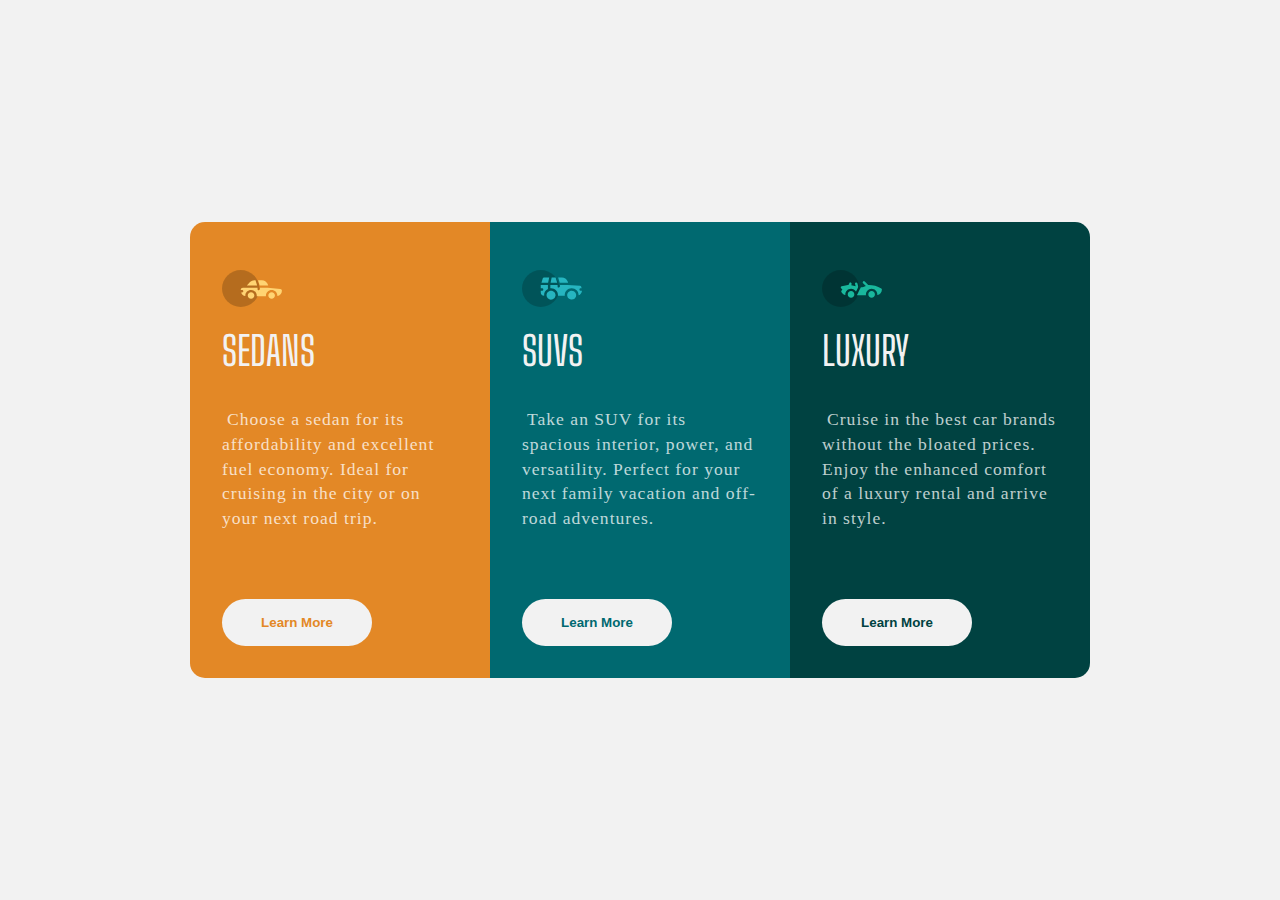
<file: Newbie/3-column-preview-card-component-main/index.html>
<!DOCTYPE html>
<html lang="en">
<head>
  <meta charset="UTF-8">
  <meta name="viewport" content="width=device-width, initial-scale=1.0"> <!-- displays site properly based on user's device -->

  <link rel="icon" type="image/png" sizes="32x32" href="./images/favicon-32x32.png">
  <link rel="stylesheet" href="main.css">
  <title>Frontend Mentor | 3-column preview card component</title>

  <!-- Feel free to remove these styles or customise in your own stylesheet 👍
  <style>
    .attribution { font-size: 11px; text-align: center; }
    .attribution a { color: hsl(228, 45%, 44%); }
  </style> -->
</head>
<body>
  <main>
    <section class="section color1">
      <img src="./images/icon-sedans.svg" alt="">
      <h1>Sedans</h1>
      <p>
        Choose a sedan for its affordability and excellent fuel economy. Ideal for cruising in the city 
        or on your next road trip.
      </p>
      <button>Learn More</button>
    </section>
    <section class="section color2">
      <img src="./images/icon-suvs.svg" alt="">
      <h1>SUVs</h1>
      <p>
        Take an SUV for its spacious interior, power, and versatility. Perfect for your next family vacation 
        and off-road adventures.
      </p>
      <button>Learn More</button>
    </section>
    <section class="section color3">
      <img src="./images/icon-luxury.svg" alt="">
      <h1>Luxury</h1>
      <p>
        Cruise in the best car brands without the bloated prices. Enjoy the enhanced comfort of a luxury 
        rental and arrive in style.
      </p>
      <button>Learn More</button>
    </section>
  </main>
</body>
</html>
</file>
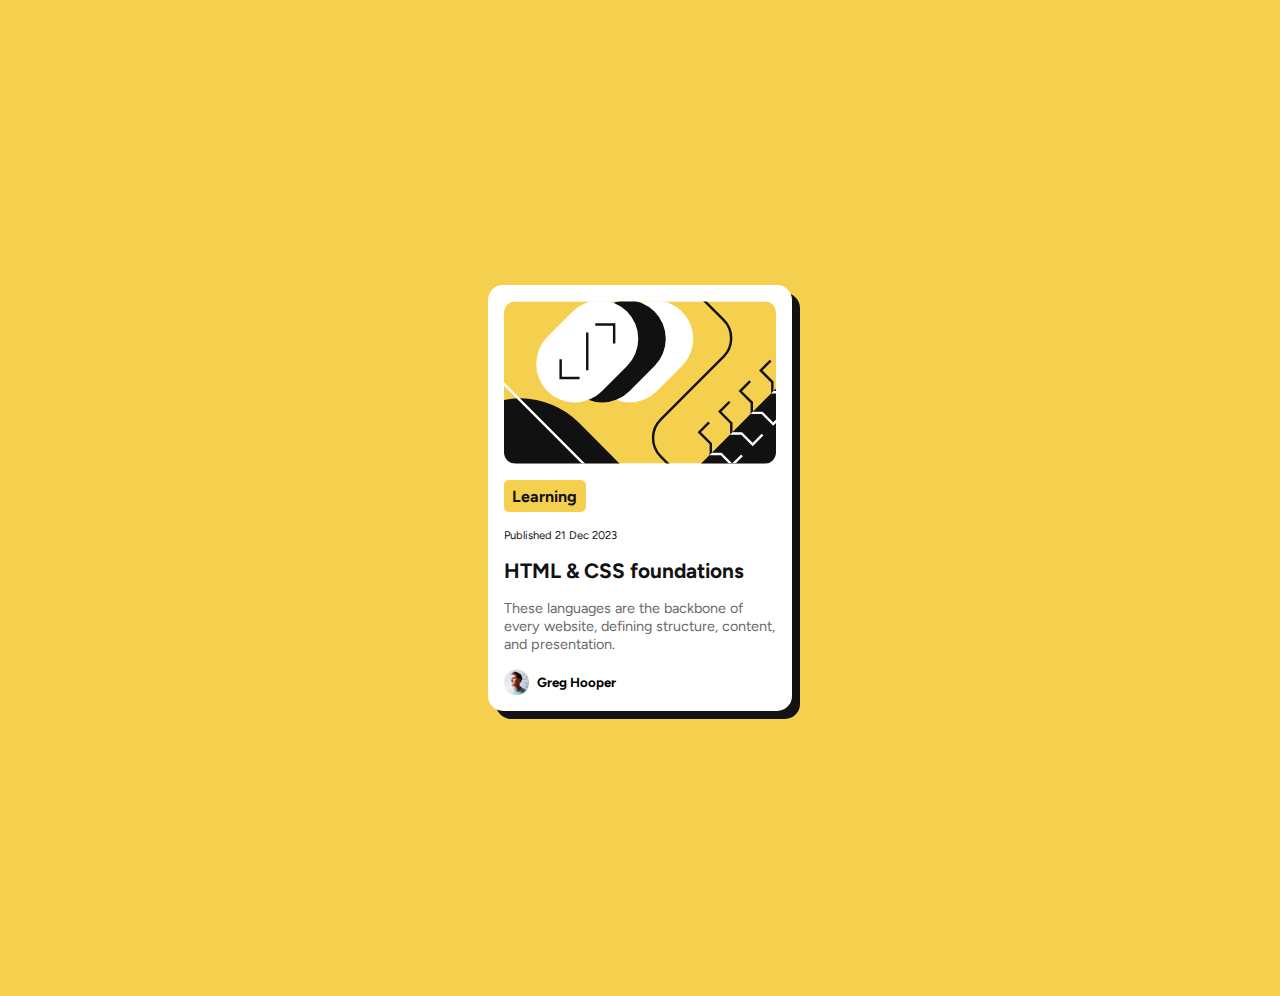
<file: Newbie/blog-preview-card-main/index.html>
<!DOCTYPE html>
<html lang="en">
<head>
  <meta charset="UTF-8">
  <meta name="viewport" content="width=device-width, initial-scale=1.0"> <!-- displays site properly based on user's device -->

  <link rel="icon" type="image/png" sizes="32x32" href="./assets/images/favicon-32x32.png">
  <link rel="stylesheet" href="style.css">
  <title>Frontend Mentor | Blog preview card</title>
</head>
<body>
  <main>
    <img id="illustration_article" src="./assets/images/illustration-article.svg" alt="">
    <div id="content">
      <button>Learning</button>
      <p id="Published">Published 21 Dec 2023</p>
      <h2>HTML & CSS foundations</h2>
      <p id="article">These languages are the backbone of every website, defining structure, content, and presentation.</p>
    </div>
    <div id="avatar">
      <img id="img_avatar" src="./assets/images/image-avatar.webp" alt="">
      <h5>Greg Hooper</h5>
    </div>
  </main>
  
</body>
</html>
</file>
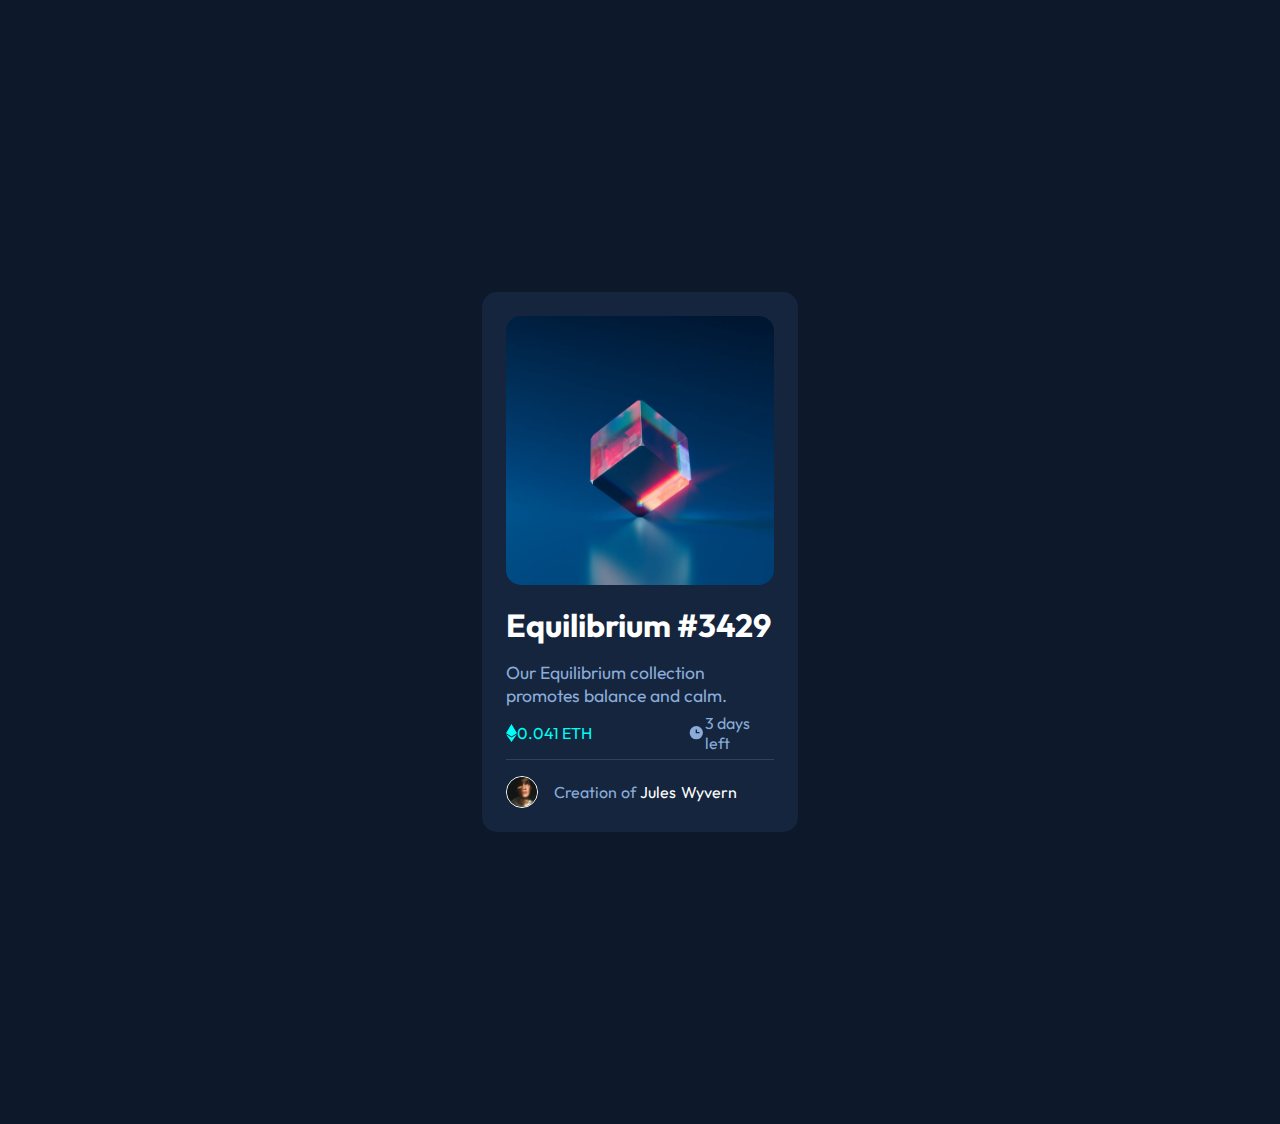
<file: Newbie/nft-preview-card-component-main/index.html>
<!DOCTYPE html>
<html lang="en">
<head>
  <meta charset="UTF-8">
  <meta name="viewport" content="width=device-width, initial-scale=1.0"> <!-- displays site properly based on user's device -->

  <link rel="icon" type="image/png" sizes="32x32" href="./images/favicon-32x32.png">
  <link rel="stylesheet" href="style.css">
  <title>Frontend Mentor | NFT preview card component</title>
</head>
<body>
<main id="main">
  <section id="section_img">
    <img id="image_equilibrium" src="./images/image-equilibrium.jpg" alt="">
  </section>
  <section id="content">
    <h1>
      Equilibrium #3429
    </h1>
    <p id="text">
      Our Equilibrium collection promotes balance and calm.
    </p>
    <div id="img_container">
      <p><img src="./images/icon-ethereum.svg" alt="">0.041 ETH</p>
      <p><img src="./images/icon-clock.svg" alt="">3 days left</p>
    </div>
    
    <hr>
    <div id="avatar">
      <img src="./images/image-avatar.png" alt="">
      <p>Creation of <span>Jules Wyvern</span></p>
    </div>
  </section>
</main>
<!-- <script src="./main.js"></script> -->
</body>
</html>
</file>
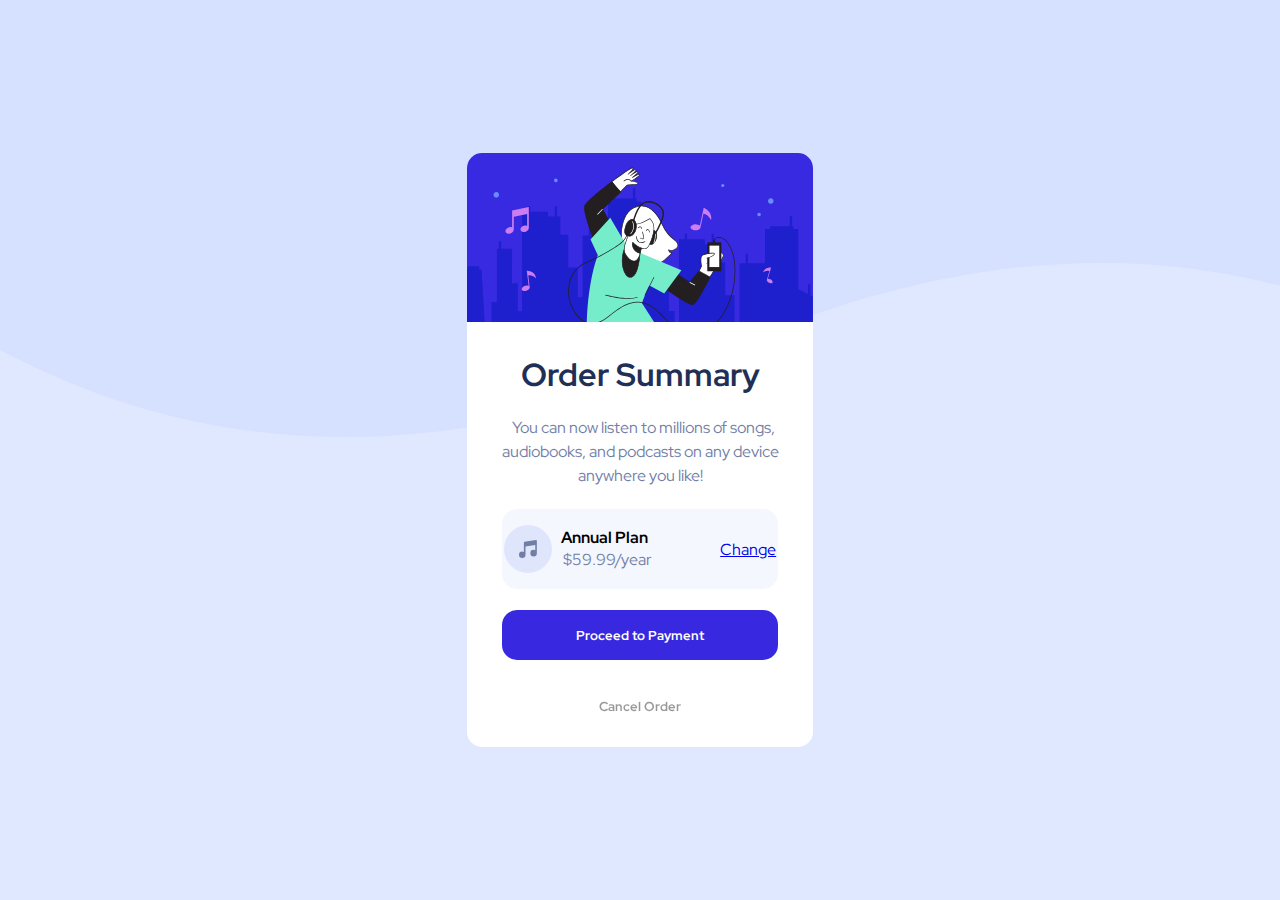
<file: Newbie/order-summary-component-main/index.html>
<!DOCTYPE html>
<html lang="en">
<head>
  <meta charset="UTF-8">
  <meta name="viewport" content="width=device-width, initial-scale=1.0"> <!-- displays site properly based on user's device -->

  <link rel="icon" type="image/png" sizes="32x32" href="./images/favicon-32x32.png">
  <link rel="stylesheet" href="style.css">
  <title>Frontend Mentor | Order summary card</title>
</head>
<body>
<main>
  <section id="illustration">
    <img src="./images/illustration-hero.svg" alt="">
  </section>
  <section id="Summary">
    <h1>Order Summary</h1>
    <p>You can now listen to millions of songs, audiobooks, and podcasts on any 
     device anywhere you like!
    </p>
    <div id="Plan">
      <img src="./images/icon-music.svg" alt="">
      <div id="price">
        <h4>Annual Plan</h4>
         <p>$59.99/year</p>
      </div>
      <a href="#">Change</a>
    </div>
   <button id="Proceed">Proceed to Payment</button>
    <button id="Cancel">Cancel Order</button>
  </section>
</main> 
</body>
</html>
</file>
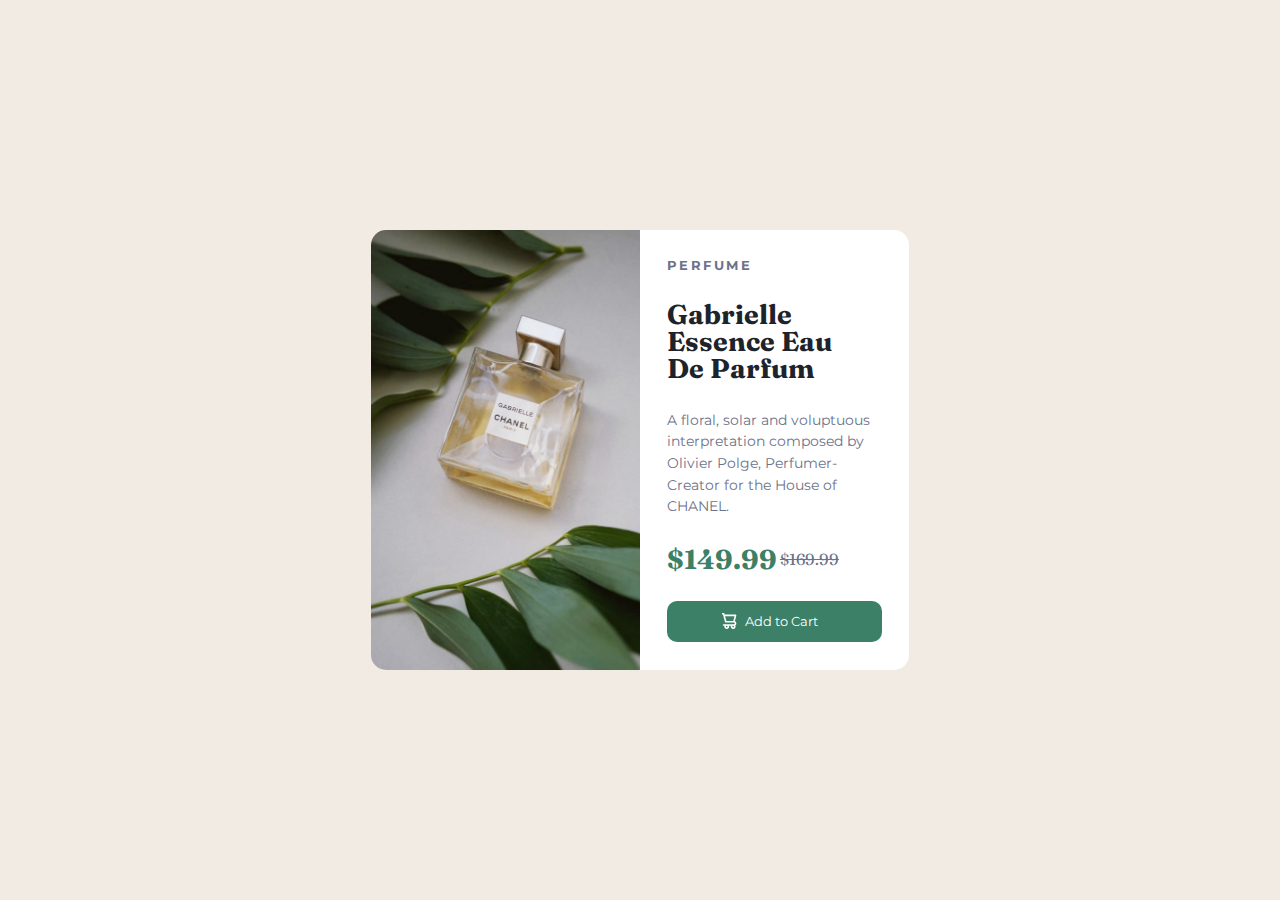
<file: Newbie/product-preview-card-component-main/index.html>
<!DOCTYPE html>
<html lang="en">
<head>
  <meta charset="UTF-8">
  <meta name="viewport" content="width=device-width, initial-scale=1.0"> 
  <link rel="stylesheet" href="style.css">
  <link rel="icon" type="image/png" sizes="32x32" href="./images/favicon-32x32.png">
  
  <title>Frontend Mentor | Product preview card component</title>
</head>
<body>
<main id="main">
  <section id="container_img">

    <!-- <img src="./images/image-product-desktop.jpg"
            srcset="./images/image-product-mobile.jpg 375w"
            sizes="(max-width: 375px) 100vw,100vw"
             alt=""> -->
   <picture>
    <source srcset="./images/image-product-mobile.jpg" media="(max-width: 375px)">
    <img src="./images/image-product-desktop.jpg" alt="وصف الصورة">
  </picture>

  </section>
  <section id="container_content">
    <h5>Perfume</h5>
    <h1>Gabrielle Essence Eau De Parfum</h1>
    <p>A floral, solar and voluptuous interpretation composed by Olivier Polge, 
        Perfumer-Creator for the House of CHANEL.
    </p>
    <div>
      <h1>$149.99</h1>
      <del>$169.99</del>
    </div>
    <button><img src="./images/icon-cart.svg" alt=""> Add to Cart</button>
  </section>
</main>
</body>
</html>
</file>
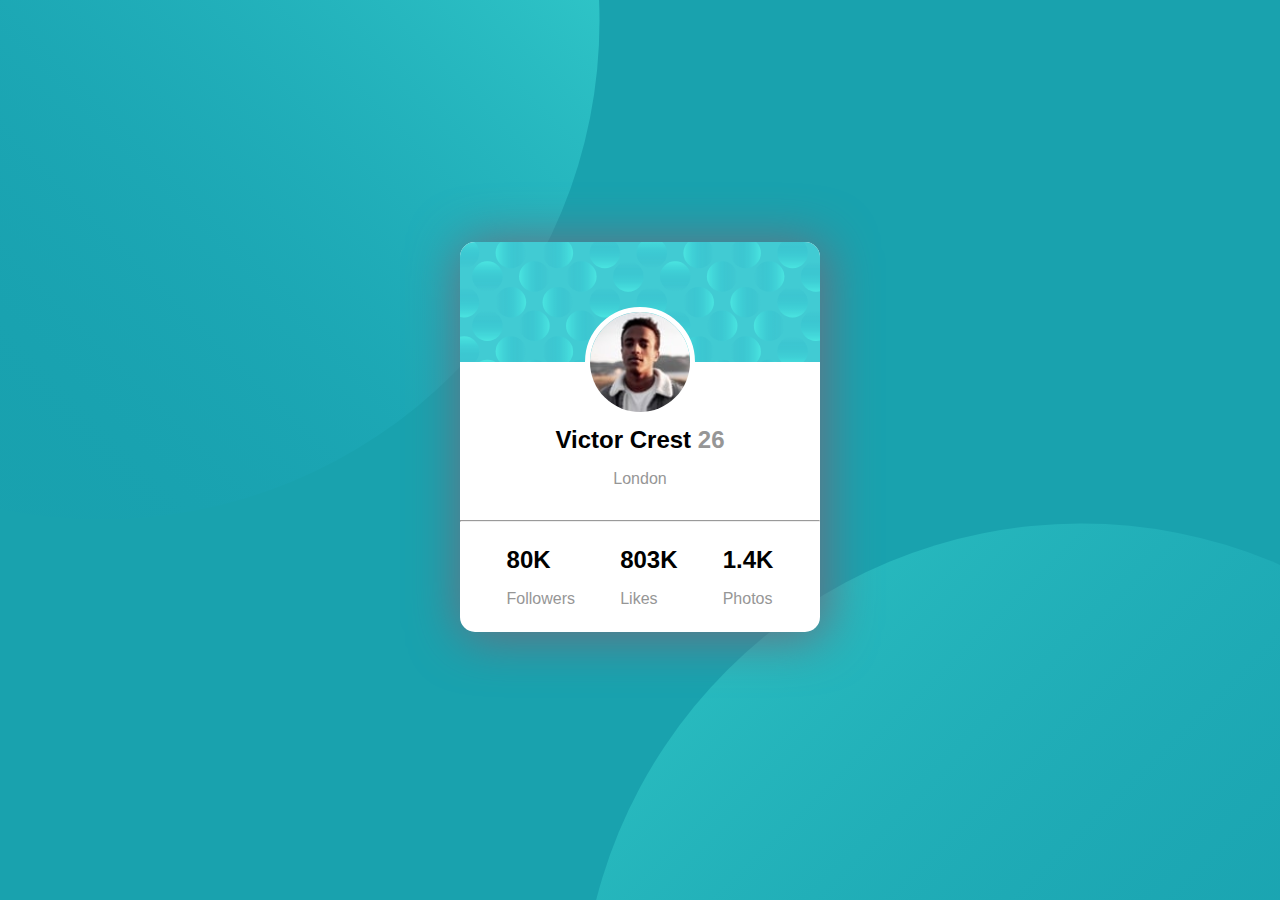
<file: Newbie/profile-card-component-main/index.html>
<!DOCTYPE html>
<html lang="en">
<head>
  <meta charset="UTF-8">
  <meta name="viewport" content="width=device-width, initial-scale=1.0"> <!-- displays site properly based on user's device -->

  <link rel="icon" type="image/png" sizes="32x32" href="./images/favicon-32x32.png">
  <link rel="stylesheet" href="style.css">
  <title>Frontend Mentor | Profile card component</title>

  <!-- Feel free to remove these styles or customise in your own stylesheet 👍 -->
  
</head>
<body>

  <main>
       
    <div id="img">
      <img src="./images/image-victor.jpg" alt="">
    </div>
    <div id="content">
        <div id="Victor">
          <h2> Victor Crest <span>26</span></h2>
          <span>London</span>
          
        </div>
          
      <hr>
      <div id="link">
        <div>
          <h2>80K</h2>
          <span>Followers</span>
        </div>
        <div>
          <h2>803K</h2>
          <span>Likes</span>
        </div>
        <div>
          <h2>1.4K</h2>
          <span>Photos</span>
        </div>
      </div>
    </div>

  </main>

  <!-- <div class="attribution">
    Challenge by <a href="https://www.frontendmentor.io?ref=challenge" target="_blank">Frontend Mentor</a>. 
    Coded by <a href="#">Your Name Here</a>.
  </div> -->
</body>
</html>
</file>
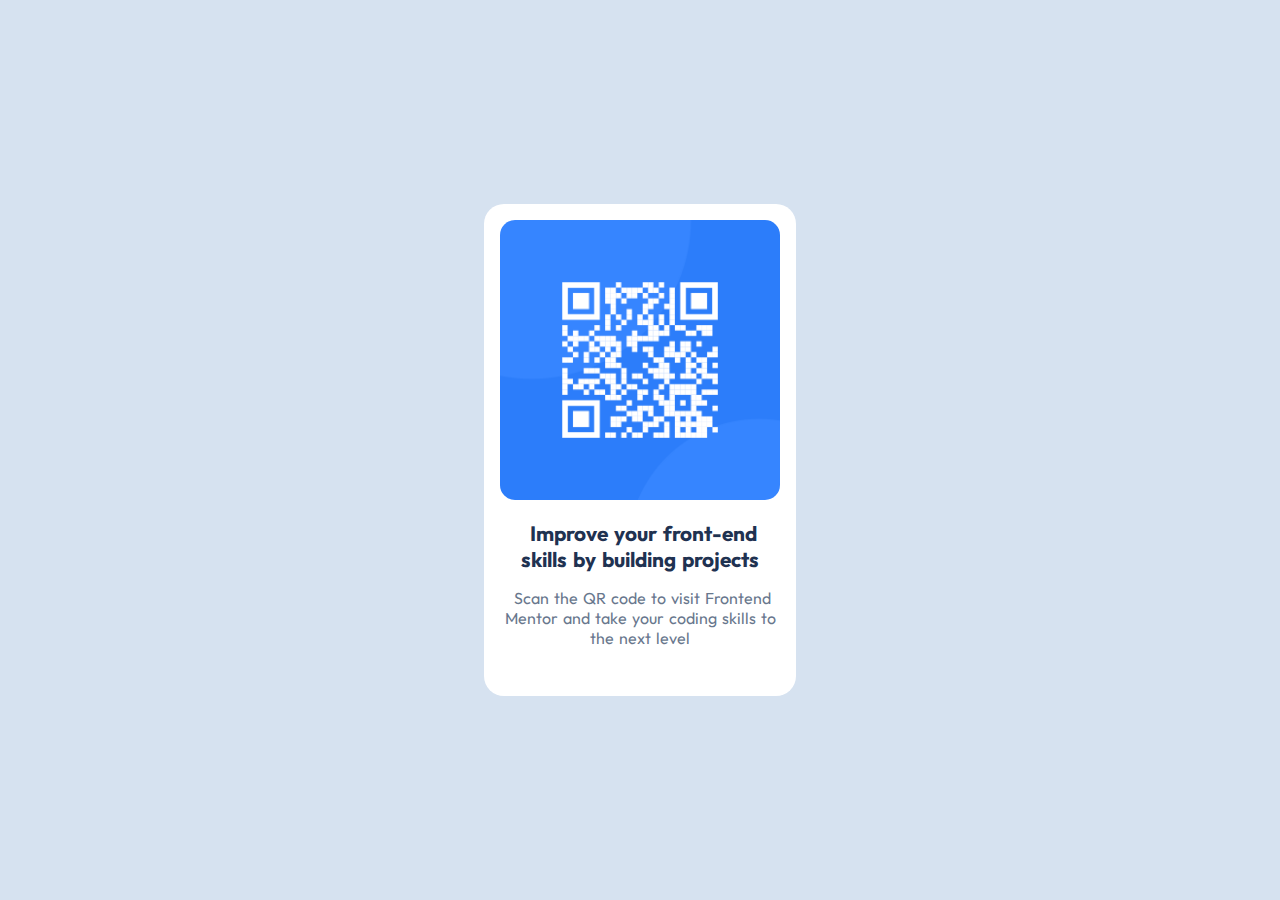
<file: Newbie/qr-code-component-main/index.html>
<!DOCTYPE html>
<html lang="en">
<head>
  <meta charset="UTF-8">
  <meta name="viewport" content="width=device-width, initial-scale=1.0"> <!-- displays site properly based on user's device -->

  <link rel="icon" type="image/png" sizes="32x32" href="./images/favicon-32x32.png">
  <link rel="stylesheet" href="style.css">
  <title>Frontend Mentor | QR code component</title>

  <!-- Feel free to remove these styles or customise in your own stylesheet 👍 -->
  <style>
    .attribution { font-size: 11px; text-align: center; }
    .attribution a { color: hsl(228, 45%, 44%); }
  </style>
</head>
<body>
<main>
  <img src="./images/image-qr-code.png" alt="">
  <h3>
     Improve your front-end skills by building projects
  </h3>
  <p>
      Scan the QR code to visit Frontend Mentor and take your coding skills to the next level
  </p>  
</main>
 
 
</body>
</html>
</file>
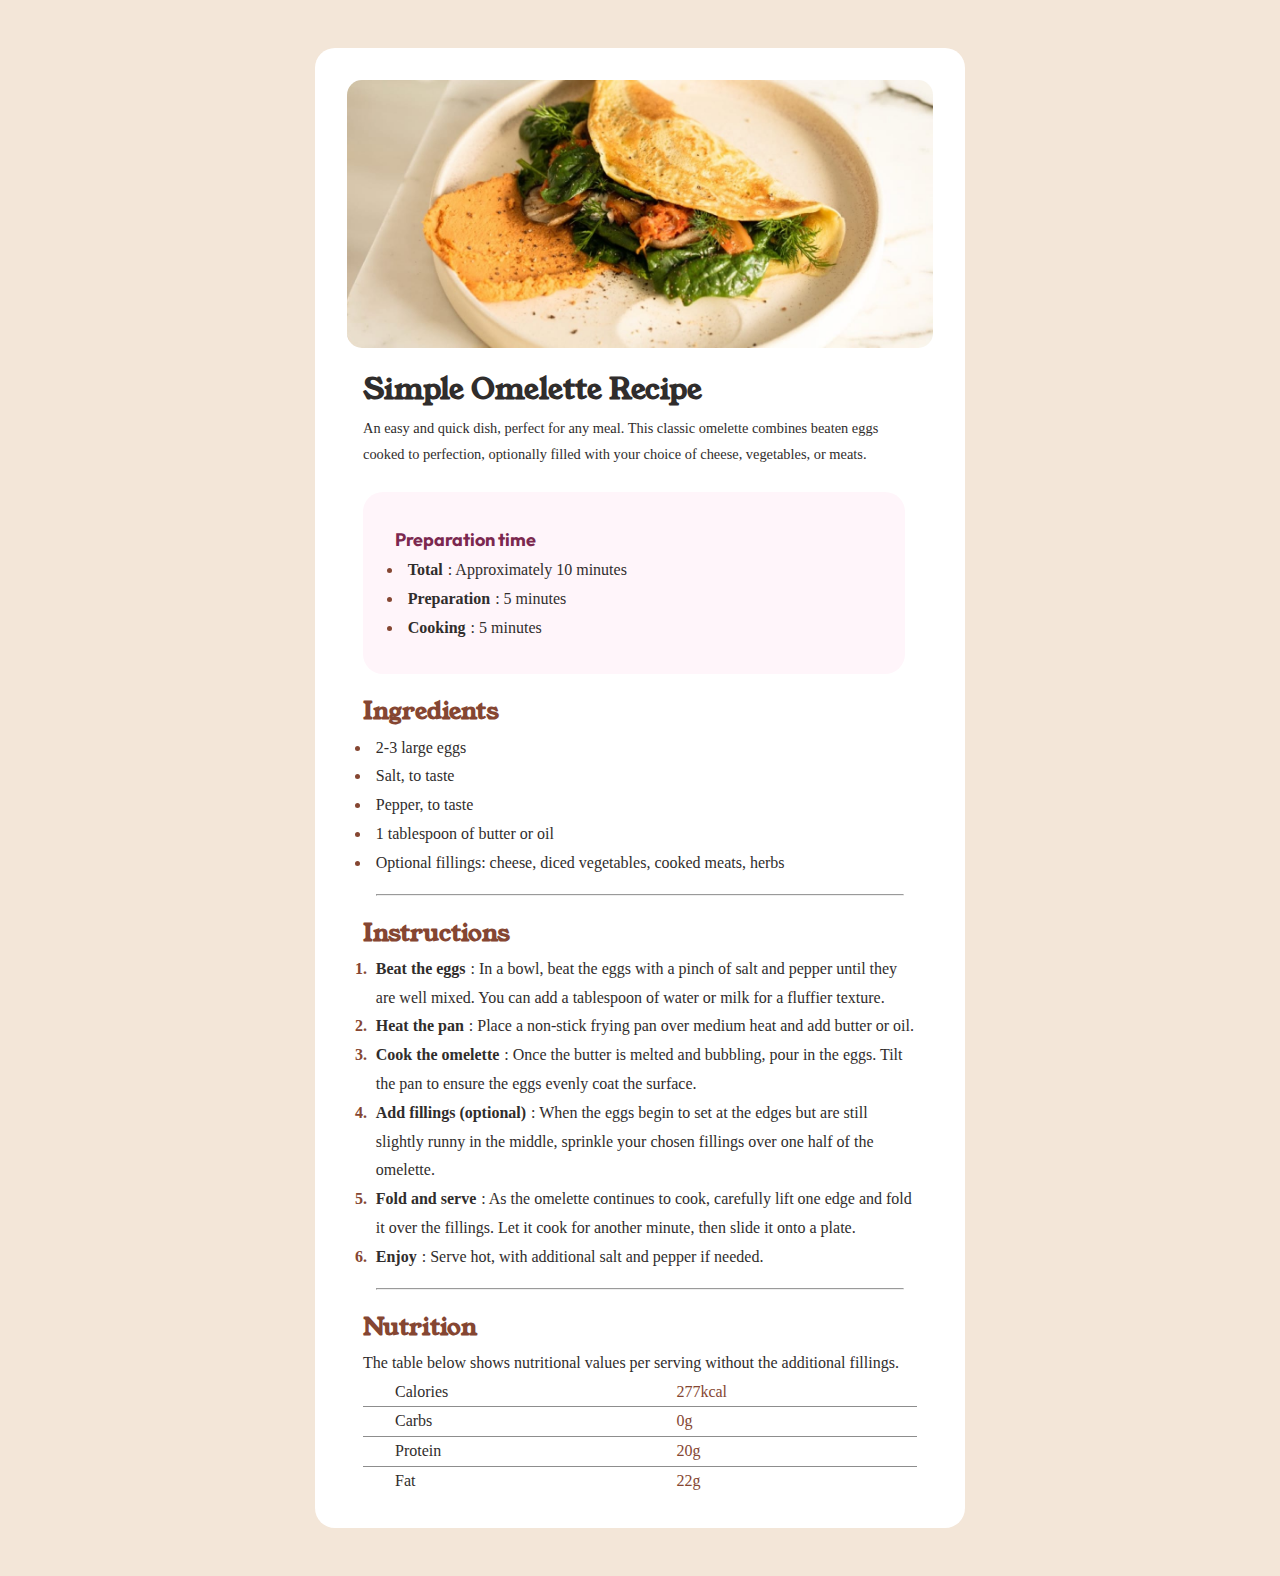
<file: Newbie/recipe-page-main/index.html>
<!DOCTYPE html>
<html lang="en">
<head>
  <meta charset="UTF-8">
  <meta name="viewport" content="width=device-width, initial-scale=1.0">
  <link rel="icon" type="image/png" sizes="32x32" href="./assets/images/favicon-32x32.png">
  <!-- <link href="https://cdn.jsdelivr.net/npm/bootstrap@5.3.3/dist/css/bootstrap.min.css" rel="stylesheet" integrity="sha384-QWTKZyjpPEjISv5WaRU9OFeRpok6YctnYmDr5pNlyT2bRjXh0JMhjY6hW+ALEwIH" crossorigin="anonymous"> -->

  <link rel="stylesheet" href="./main.css">
  <title>Frontend Mentor | Recipe page</title>
</head>
<body>
  <main>
    <img src="./assets/images/image-omelette.jpeg" alt="">
  <section id="sect1">
    <h1>Simple Omelette Recipe</h1>
    <p>
      An easy and quick dish, perfect for any meal. This classic omelette combines beaten eggs cooked
      to perfection, optionally filled with your choice of cheese, vegetables, or meats.
    </p>
    <section id="sect2">
    <h2> Preparation time</h2>
        <ul>
          <li>
              <span class="bold">Total</span>: Approximately 10 minutes
          </li>
          <li>
            <span class="bold">Preparation</span>: 5 minutes
          </li>
          <li>
              <span class="bold">Cooking</span>: 5 minutes
          </li>
        </ul>
    </section>
  </section>
  <section id="sect3">
    <h2 class="color">Ingredients</h2>
        <ul>
          <li>
              2-3 large eggs
          </li>
          <li>
              Salt, to taste
          </li>
          <li>
              Pepper, to taste
          </li>
          <li>
              1 tablespoon of butter or oil
          </li>
          <li>
              Optional fillings: cheese, diced vegetables, cooked meats, herbs
          </li>
        </ul>
  </section>
<hr>
  <section id="sect4">
    <h2 class="color">Instructions</h2>
    <ol>
      <li>
          <span class="bold">Beat the eggs</span>: In a bowl, beat the eggs with a pinch of salt and pepper until they are well mixed. 
          You can add a tablespoon of water or milk for a fluffier texture.
      </li>
      <li> 
          <span class="bold">Heat the pan</span>: Place a non-stick frying pan over medium heat and add butter or oil.
      </li>
      <li>
          <span class="bold">Cook the omelette</span>: Once the butter is melted and bubbling, pour in the eggs. Tilt the pan to ensure 
        the eggs evenly coat the surface.
      </li>
      <li>
          <span class="bold">Add fillings (optional)</span>: When the eggs begin to set at the edges but are still slightly runny in the 
        middle, sprinkle your chosen fillings over one half of the omelette.
      </li>
      <li>
          <span class="bold">Fold and serve</span>: As the omelette continues to cook, carefully lift one edge and fold it over the 
        fillings. Let it cook for another minute, then slide it onto a plate.
      </li>
      <li>
          <span class="bold">Enjoy</span>: Serve hot, with additional salt and pepper if needed.
      </li>
    </ol>
  </section>
  <hr>
  <section id="sect5">
    <h2 class="color">Nutrition</h2>
    <p> The table below shows nutritional values per serving without the additional fillings.</p>
    <!-- <section id="table">
      <div class="tr">
        <p> Calories</p>
        <p class="td"> 277kcal</p>
      </div>
      <div class="tr">
        <p> Carbs</p>
        <p class="td">0g</p>
      </div>
      <div class="tr">
        <p>Protein</p>
        <p class="td">20g</p>
      </div>
      <div class="tr">
        <p>Fat</p>
        <p class="td">22g</p>
      </div> -->


      <table>
          <tr>
            <td colspan="6">Calories</td>
            <td class="font_color" colspan="6">277kcal</td>
          </tr>
          <tr>
            <td colspan="6">Carbs</td>
            <td class="font_color" colspan="6">0g</td>
          </tr>
          <tr>
            <td colspan="6">Protein</td>
            <td class="font_color" colspan="6">20g</td>
          </tr>
          <tr>
            <td colspan="6">Fat</td>
            <td class="font_color" colspan="6">22g</td>
          </tr>
      </table>
    </section> 
  </section>
</main> 
<!-- <script src="https://cdn.jsdelivr.net/npm/bootstrap@5.3.3/dist/js/bootstrap.bundle.min.js" integrity="sha384-YvpcrYf0tY3lHB60NNkmXc5s9fDVZLESaAA55NDzOxhy9GkcIdslK1eN7N6jIeHz" crossorigin="anonymous"></script> -->
</body>
</html>
</file>
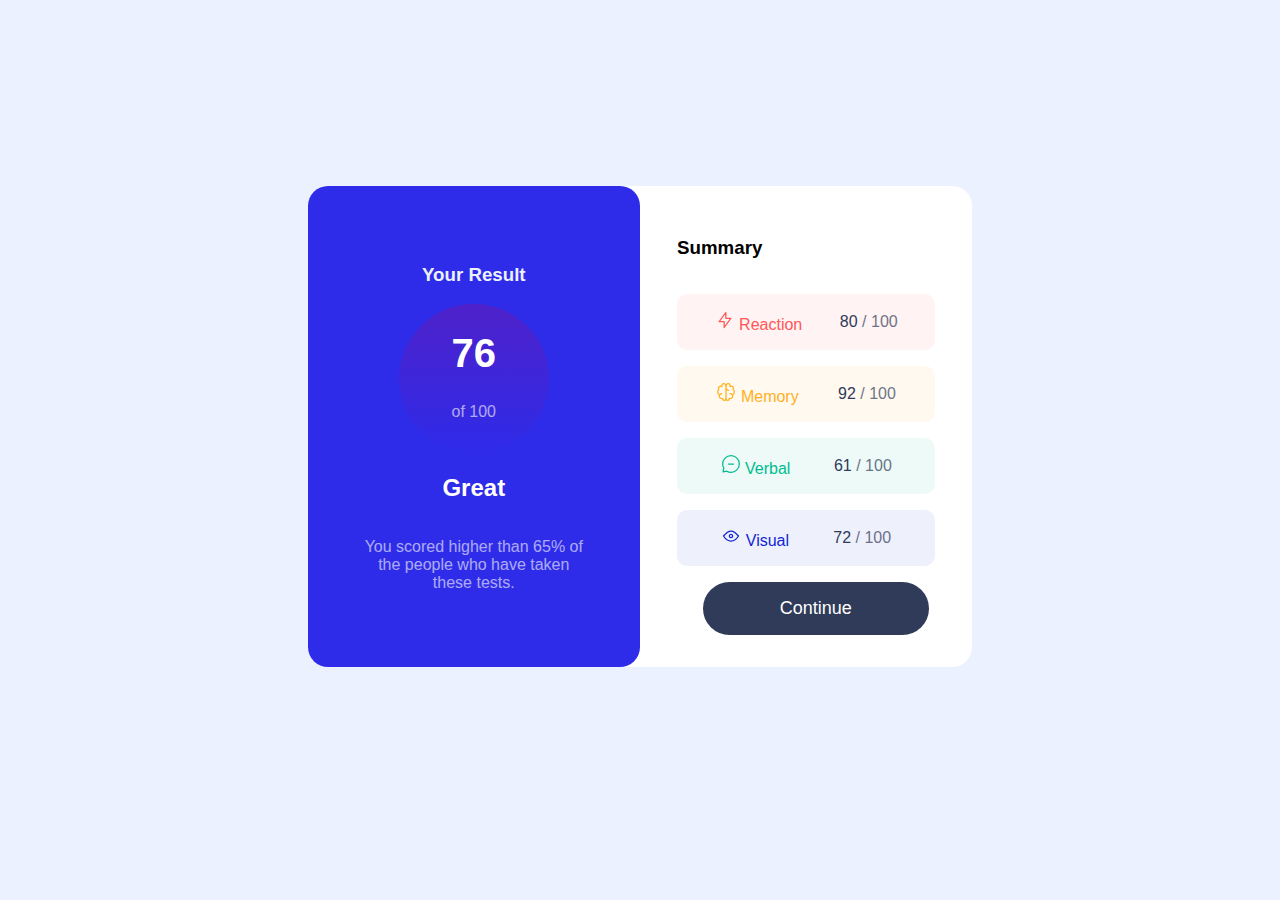
<file: Newbie/results-summary-component-main/index.html>
<!DOCTYPE html>
<html lang="en">
<head>
  <meta charset="UTF-8">
  <meta name="viewport" content="width=device-width, initial-scale=1.0"> 
  <link rel="icon" type="image/png" sizes="32x32" href="./assets/images/favicon-32x32.png">
  <link rel="stylesheet" href="style.css">
  <title>Frontend Mentor | Results summary component</title>
</head>
<body>
<main>
  <section id="sect1">
    <h3> Your Result</h3>
    <div>
      <h1>76</h1>
      <p>of 100</p>
    </div>
    <h2>Great</h2>
    <p id="parg"> You scored higher than 65% of the people who have taken these tests.</p>
  </section>
  <section id="sect2">
    <h3>Summary</h3>
    <section id="sect3">
    
    </section>
      <a id="Continue" href="">Continue</a>
  </section>
</main>
  <script src="./mian.js"></script>
</body>
</html>
</file>
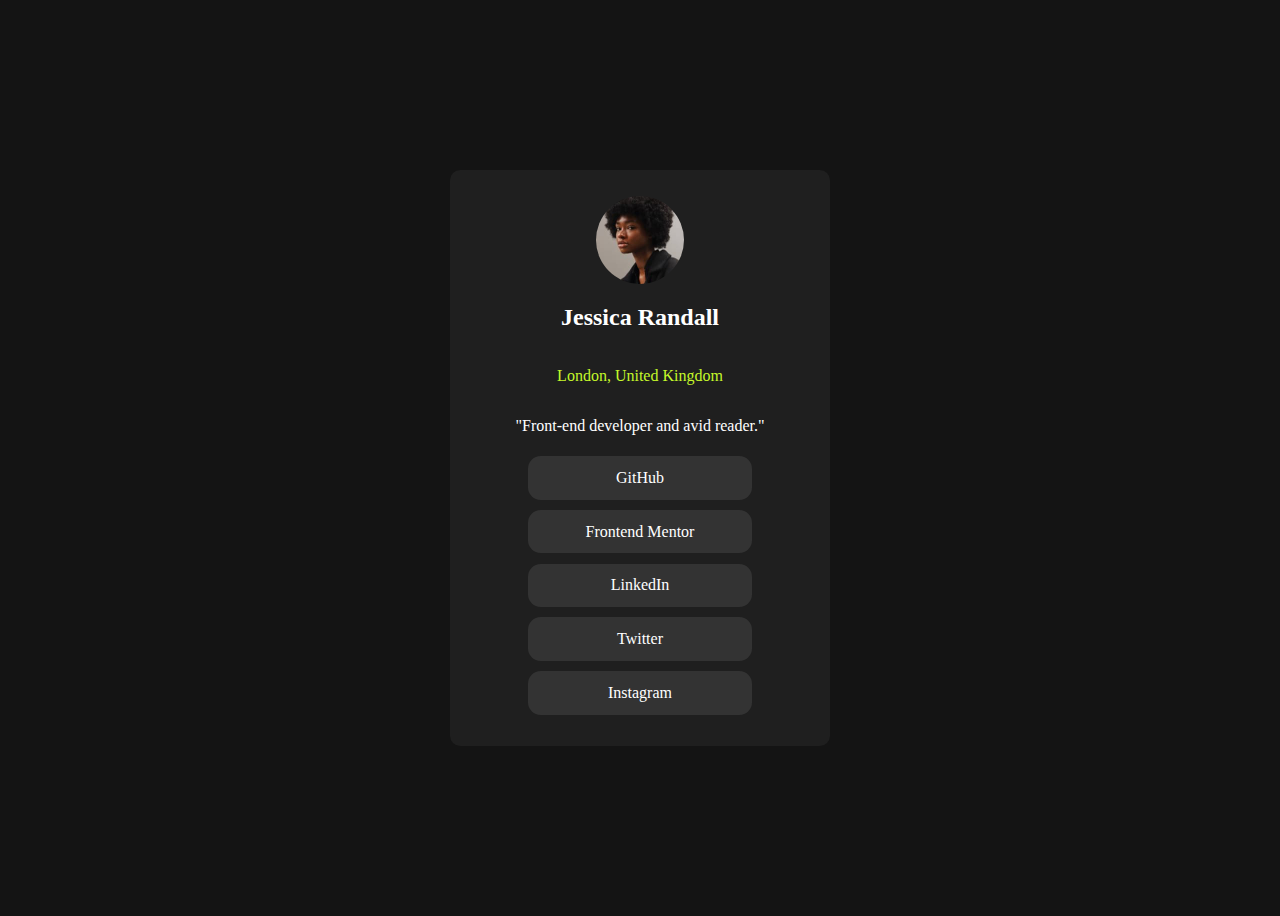
<file: Newbie/social-links-profile-main/index.html>
<!DOCTYPE html>
<html lang="en">
<head>
  <meta charset="UTF-8">
  <meta name="viewport" content="width=device-width, initial-scale=1.0"> <!-- displays site properly based on user's device -->

  <link rel="icon" type="image/png" sizes="32x32" href="./assets/images/favicon-32x32.png">
<link rel="stylesheet" href="main.css">  
  <title>Frontend Mentor | Social links profile</title>
</head>
<body>
<main>
  <section id="sect1">
      <img src="./assets/images/avatar-jessica.jpeg" alt="">
  </section>
  <section id="sect2">
    <h2>Jessica Randall</h2>
    
    <p class="p1">London, United Kingdom</p>
    
    <p>"Front-end developer and avid reader."</p>
    <a href="">GitHub</a>
    <a href="">Frontend Mentor</a>
    <a href="">LinkedIn</a>
    <a href="">Twitter</a>
    <a href="">Instagram</a>
  </section>
</main>
  <!-- <div class="attribution">
    Challenge by <a href="https://www.frontendmentor.io?ref=challenge" target="_blank">Frontend Mentor</a>. 
    Coded by <a href="#">Your Name Here</a>.
  </div> -->
</body>
</html>
</file>
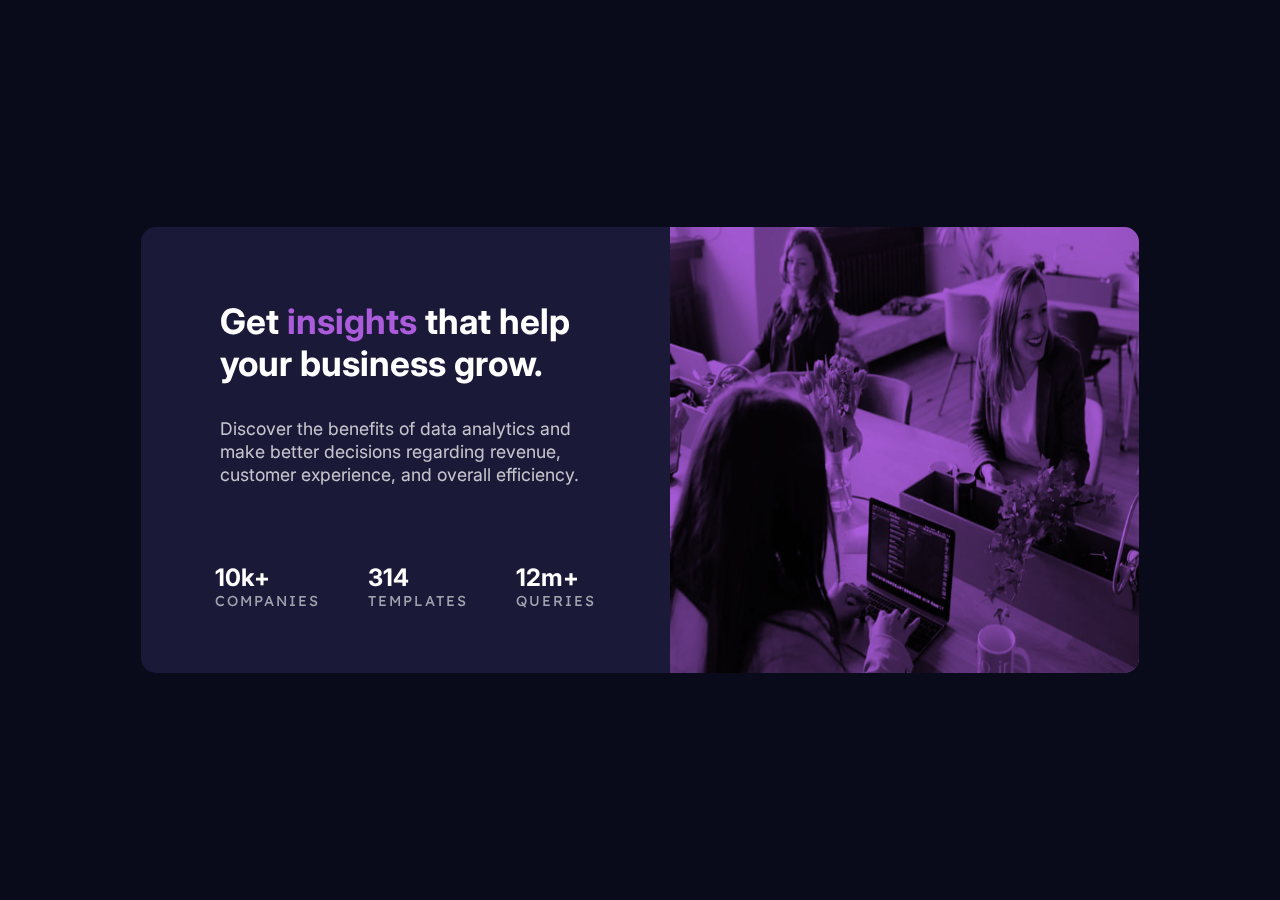
<file: Newbie/stats-preview-card-component-main/index.html>
<!DOCTYPE html>
<html lang="en">
<head>
  <meta charset="UTF-8">
  <meta name="viewport" content="width=device-width, initial-scale=1.0"> <!-- displays site properly based on user's device -->

  <link rel="icon" type="image/png" sizes="32x32" href="./images/favicon-32x32.png">
  <link rel="stylesheet" href="style.css">
  <title>Frontend Mentor | Stats preview card component</title>
</head>
<body>
<main>
  <section id="card_content">
    <h1>Get <span>insights</span> that help your business grow.</h1>
    <p id="text">Discover the benefits of data analytics and make better decisions regarding revenue, customer 
       experience, and overall efficiency.
    </p>
    <div id="card_follower">
      <div class="div">
        <h2>10k+</h2>
        <p>companies</p>
      </div>
      <div class="div">
        <h2>314</h2>
        <p>templates</p>
      </div>
      <div class="div">
        <h2>12m+</h2>
        <p>queries</p>
      </div>
    </div>
  </section>
  <section id="card_img">
    <picture>
      <source srcset="./images/image-header-mobile.jpg 375w">
      <img src="./images/image-header-desktop.jpg" alt="">
    </picture>
  </section>
</main>
  

</body>
</html>
</file>
<file: Newbie/3-column-preview-card-component-main/main.css>
/* @import url('https://fonts.googleapis.com/css2?family=Big+Shoulders:opsz,wght@10..72,100..900&family=Lato:ital,wght@0,100;0,300;0,400;0,700;0,900;1,100;1,300;1,400;1,700;1,900&family=Lexend+Deca:wght@100..900&family=Outfit:wght@100..900&family=Roboto:ital,wght@0,100..900;1,100..900&display=swap'); */

@import url('https://fonts.googleapis.com/css2?family=Bebas+Neue&family=Big+Shoulders:opsz,wght@10..72,100..900&family=Lato:ital,wght@0,100;0,300;0,400;0,700;0,900;1,100;1,300;1,400;1,700;1,900&family=Lexend+Deca:wght@100..900&family=Outfit:wght@100..900&family=Roboto:ital,wght@0,100..900;1,100..900&display=swap');

*{
    margin: 0;
    padding: 0;
    text-decoration: none;
}
body{
    display: flex;
    justify-content: center;
    align-items: center;
    height: 100vb;
    background-color: hsl(0, 0%, 95%);
}
main{
    max-width: 900px;
    height: 420px;
    display: flex;
    justify-content: center;
    align-items: center;
}
.section{
    width: calc(100%/3);
    padding: 2rem;
}
img{
    margin-top: 1rem;
    width: 60px;
}
h1{
    font-family: "Big Shoulders", sans-serif;
    text-transform: uppercase;
    color: hsl(0, 0%, 95%);
    font-size: 2.5rem;
    font-weight: 400;
    padding: 1rem 0 0 0;
}
p{
    font-size: 1.1rem;
    padding: 2rem 0 3rem;
    margin-bottom: 1.3rem;
    color: hsla(0, 0%, 100%, 0.75);
    line-height: 1.4;
    text-indent: 5px;
    letter-spacing: 1px;
}
button{
    border: 0;
    width: 150px;
    padding: 1rem;
    border-radius: 2rem;
    background-color: hsl(0, 0%, 95%);
    font-weight: bold;
}
.color1{
    background-color: hsl(31, 77%, 52%);
    border-top-left-radius:15px ;
    border-bottom-left-radius:15px ;
    & button{
        color: hsl(31, 77%, 52%);
    }
}
.color2{
    background-color: hsl(184, 100%, 22%);
    & button{
        color:hsl(184, 100%, 22%);
    }
}
.color3{
    background-color: hsl(179, 100%, 13%);
    border-top-right-radius:15px ;
    border-bottom-right-radius:15px ;
    & button{
        color: hsl(179, 100%, 13%);
    }
}

@media (max-width:600px) {
    main{
        width: 80%;
        padding: 1rem;
        display: flex;
        justify-content: center;
        align-items: center;
        flex-direction: column;
    }
    img{
        margin-top: 0;
    }
    h1,p,button,img{
        margin-left: 1.4rem;
    }
    h1{
        margin-top: 1rem;
        margin-bottom: 1.2rem;
    }
    p{
        /* width: 80%; */
        font-size: 1.3rem;
        padding:0;
    }
    .section{
        width: 92%;
        padding:  2.5rem;
    }
    .color1{
        border-top-right-radius:15px ;
        border-top-left-radius:15px ;
        border-bottom-left-radius:0 ;
    }.color3{
        border-top-right-radius:0 ;
        border-bottom-right-radius:15px ;
        border-bottom-left-radius:15px ;
    }
    button{
        width: 150px;
    }
   
}
</file>
<file: Newbie/blog-preview-card-main/style.css>
@import url('https://fonts.googleapis.com/css2?family=Bebas+Neue&family=Big+Shoulders:opsz@10..72&family=Figtree:ital,wght@0,300..900;1,300..900&family=Lato:ital,wght@0,100;0,300;0,400;0,700;0,900;1,100;1,300;1,400;1,700;1,900&family=Lexend+Deca:wght@100..900&family=Outfit:wght@100..900&family=Red+Hat+Display:ital,wght@0,300..900;1,300..900&family=Roboto:ital,wght@0,100..900;1,100..900&display=swap');

*{
    margin: 0;
    padding: 0;
    font-family: "Figtree", sans-serif;
}
:root{
    --Yellow: hsl(47, 88%, 63%);
    --White: hsl(0, 0%, 100%);
    --Gray_500: hsl(0, 0%, 42%);
    --Gray_950: hsl(0, 0%, 7%);
}

body{
    display: flex;
    justify-content: center;
    align-items: center;
    min-height: 100vb;
    background-color: var(--Yellow);
    padding: 3rem;
}
main{
    width: 23%;
    display: flex;
    flex-direction: column;
    background-color: var(--White);
    border-radius: 15px;
    padding: 1rem;
    gap: 1rem;
    box-shadow: 8px 8px 0px var(--Gray_950);
}
#content{
    display: flex;
    flex-direction: column;
    gap: 1rem;
}
#illustration_article{
    border-radius: 12px;
}
button{
    text-align: center;
    width: 30%;
    padding: 0.4rem;
    color: var(--Gray_950);
    background-color: var(--Yellow);
    border: 0;
    border-radius: 5px;
    font-size: 1rem;
    font-weight: bold;
}
#Published{
    color: var(--Gray_950);
    font-size: 0.7rem;
}
h2{
    color: var(--Gray_950);
    font-size: 1.3rem;
    &:hover{
        cursor: pointer;
        color: var(--Yellow);
    }

}
#article{
    color: var(--Gray_500);
    font-size: 0.9rem;
}

#avatar{
    display: flex;
    align-items: center;
}
#img_avatar{
    width: 25px;
}
h5{
    margin-left: 0.5rem;
    font-weight: bold;
}


@media (max-width:375px) {
    body{
        padding: 3rem 1rem;
    }
    main{
        width: 80%;
    }
    #article{
        font-size: 0.85rem;
    }

}
</file>
<file: Newbie/nft-preview-card-component-main/style.css>
@import url('https://fonts.googleapis.com/css2?family=Bebas+Neue&family=Big+Shoulders:opsz@10..72&family=Lato:ital,wght@0,100;0,300;0,400;0,700;0,900;1,100;1,300;1,400;1,700;1,900&family=Lexend+Deca:wght@100..900&family=Outfit:wght@100..900&family=Red+Hat+Display:ital,wght@0,300..900;1,300..900&family=Roboto:ital,wght@0,100..900;1,100..900&display=swap');

:root{
    --Soft_blue: hsl(215, 51%, 70%);
    --Cyan: hsl(178, 100%, 50%);
    --Very_dark_blue_main: hsl(217, 54%, 11%);
    --Very_dark_blue_card: hsl(216, 50%, 16%);
    --Very_dark_blue_line: hsl(215, 32%, 27%);
    --White: hsl(0, 0%, 100%);
}
*{
    margin: 0;
    padding: 0;
    font-family: "Outfit", sans-serif;
}
body{
    display: flex;
    justify-content: center;
    align-items: center;
    min-height: 100vb;
    padding: 7rem 0;
    background-color: var(--Very_dark_blue_main);
}
main{
    display: flex;
    justify-content: center;
    align-items: center;
    flex-direction: column;
    width: 21%;
    padding: 1.5rem;
    border-radius: 15px;
    background-color: var(--Very_dark_blue_card);
}
#section_img{
    background-image: url("./images/icon-view.svg");
    background-position: top 50% left 50%;
    background-repeat: no-repeat;
}
#image_equilibrium{
    width: 100%;
    border-radius: 15px;
    &:hover{
        cursor: pointer;
        filter:opacity(0.4) drop-shadow(0 0 0 var(--Cyan)) brightness(190%);
   }
}
#content{
    & h1{
        color: var(--White);
        margin: 1rem 0;
        &:hover{
            color: var(--Cyan);
            cursor: pointer;
        }
    }
    & #text{
        color: var(--Soft_blue);
        margin: 1rem 0;
        font-size: 1.1rem;
    }
    & #img_container{
        width: 100%;
        height: 20px;
        display: flex;
        justify-content: space-between;
        margin: 1rem 0;
        & p:first-child{
            color: var(--Cyan);
        }
        & p{
           width: 32%; 
           font-size: 1rem;
           display: flex;
           color: var(--Soft_blue);
           justify-content: space-between;  
           align-items: center;
        }
    }
    & hr{
        background-color: var(--Very_dark_blue_line);
        height: 1.8px;
        border: 0;
    }
    & #avatar{
        width: 100%;
        display: flex;
        margin-top: 1rem;
        align-items: center;
        & img{
            width: 30px;
            border-radius: 50%;
            border: 1px solid var(--White);
        }
        & p{
            position: relative;
            left: 1rem;
            word-spacing: 1.4px;
            color: var(--Soft_blue);
            & span{
                color: var(--White);
                &:hover{
                    color: var(--Cyan);
                    cursor: pointer;
                }
            }
        }
    }
}
@media (max-width:375px) {
    body{
        padding-top: 4rem;
        padding-bottom: 4rem;
    }
    main{
        width: 70%;
    }
    #content{
        & #text{
            font-size: 1rem;
        }
        & #img_container{
            & p{
               width: 35%; 
            }
        }
        & #avatar{
            & p{
                word-spacing: 1.4px;
            }
        }
    }
}
</file>
<file: Newbie/order-summary-component-main/style.css>
@import url('https://fonts.googleapis.com/css2?family=Bebas+Neue&family=Big+Shoulders:opsz,wght@10..72,100..900&family=Lato:ital,wght@0,100;0,300;0,400;0,700;0,900;1,100;1,300;1,400;1,700;1,900&family=Lexend+Deca:wght@100..900&family=Outfit:wght@100..900&family=Red+Hat+Display:ital,wght@0,300..900;1,300..900&family=Roboto:ital,wght@0,100..900;1,100..900&display=swap');

*{
    margin: 0;
    padding: 0;
    font-family: "Red Hat Display", sans-serif;
}
body{
    display: flex;
    justify-content: center;
    align-items: center;
    min-height: 100vb;
    background-image: url("./images/pattern-background-desktop.svg");
    background-repeat: no-repeat;
    background-color: hsl(225, 100%, 94%);
}
main{
    width: 27%;
    display: flex;
    justify-content: center;
    align-items: center;
    flex-direction: column;
    background-color: white;
    border-radius: 15px;
    padding-bottom: 1rem;
}
#illustration img{
    width: 100%;
    border-top-left-radius: 15px;
    border-top-right-radius: 15px;
}
#Summary{
    display: flex;
    justify-content: center;
    align-items: center;
    flex-direction: column;
    gap: 1.3rem;
    & h1{
        color: hsl(223, 47%, 23%);
        margin-top: 1.6rem;
    }
    & p{
        text-align: center;
        text-indent: 7px;
        padding: 0 2rem;
        font-size: 1rem;
        line-height: 1.5;
        color: hsl(224, 23%, 55%);
    }   
    & #Plan{
        width: 80%;
        display: flex;
        justify-content: space-around;
        align-items: center;
        padding: 1rem 0;
        border-radius: 15px;
        background-color: hsl(225, 100%, 98%);
        & #price{
            display: flex;
            justify-content: center;
            align-items: center;
            flex-direction: column;
            transform: translateX(-20%);
            left: 20%;
            font-size: 1rem;
        }
        & a:hover{
            text-decoration: none;
        }
    }
    & button{
        border: 0;
    }
    & #Proceed{
        width: 80%;
        border-radius: 15px;
        padding: 1rem 0;
        font-weight: bold;
        color: white;
        background-color: hsl(245, 75%, 52%);
        &:hover{
            cursor: pointer;
            background-color: hsl(245, 75%, 52%);
            opacity: 0.7;
        }
    }
    & #Cancel{
        opacity: 0.4;
        font-weight: bold;
        padding: 1rem 0;
        background-color: white;
        &:hover{
            opacity: 1;
        }
    }
}


@media (max-width:375px) {
    body{
        background-image: url("./images/pattern-background-mobile.svg");
    }
    main{
        width: 90%;
    }
    #Summary{
        & p{
            padding: 0 1rem;
        }  
        & #Plan{
            & #price{

                transform: translateX(-12%);
            }
        }
    }
    
}
</file>
<file: Newbie/product-preview-card-component-main/style.css>
@import url('https://fonts.googleapis.com/css2?family=Bebas+Neue&family=Big+Shoulders:opsz@10..72&family=Figtree:ital,wght@0,300..900;1,300..900&family=Fraunces:ital,opsz,wght@0,9..144,100..900;1,9..144,100..900&family=Lato:ital,wght@0,100;0,300;0,400;0,700;0,900;1,100;1,300;1,400;1,700;1,900&family=Lexend+Deca:wght@100..900&family=Outfit:wght@100..900&family=Red+Hat+Display:ital,wght@0,300..900;1,300..900&family=Roboto:ital,wght@0,100..900;1,100..900&family=Young+Serif&display=swap');
@import url('https://fonts.googleapis.com/css2?family=Bebas+Neue&family=Big+Shoulders:opsz@10..72&family=Figtree:ital,wght@0,300..900;1,300..900&family=Fraunces:ital,opsz,wght@0,9..144,100..900;1,9..144,100..900&family=Lato:ital,wght@0,100;0,300;0,400;0,700;0,900;1,100;1,300;1,400;1,700;1,900&family=Lexend+Deca:wght@100..900&family=Montserrat:ital,wght@0,100..900;1,100..900&family=Outfit:wght@100..900&family=Red+Hat+Display:ital,wght@0,300..900;1,300..900&family=Roboto:ital,wght@0,100..900;1,100..900&family=Young+Serif&display=swap');


*{
    margin: 0;
    border: 0;
    padding: 0;
    font-family: "Fraunces", serif;
}
:root{
    --Green_500: hsl(158, 36%, 37%);
    --Green_700: hsl(158, 42%, 18%);
    --Black: hsl(212, 21%, 14%);
    --Grey: hsl(228, 12%, 48%);
    --Cream: hsl(30, 38%, 92%);
    --White: hsl(0, 0%, 100%);
}

body{
    display: flex;
    justify-content: center;
    align-items: center;
    min-height: 100vb;
    background-color:var(--Cream);
}
#main{
    width: 42%;
    height: 440px;
    display: flex;
    border-radius: 15px;
    background-color: var(--White);
}
#container_img{
    width: 50%;
    & img{
        width: 100%;
        height: 100%;
        border-top-left-radius: 15px;
        border-bottom-left-radius: 15px; 
    }
}

#container_content{
    width: 40%;
    padding: 0 5%;
    display: flex;
    flex-direction: column;
    justify-content: space-evenly;
    & h5{
        font-size: 0.8rem;
        color: var(--Grey);
        letter-spacing: 2.5px;
        text-transform: uppercase;
        font-family: "Montserrat", sans-serif;
    }
    & h1{
        color: var(--Black);
        width: 90%;
        font-size: 1.7rem;
        line-height: 1;
        font-weight: bold;
    }
    & p{
        color: var(--Grey);
        font-size: 0.9rem;
        font-family: "Montserrat", sans-serif;
        line-height: 1.5;
    }
    & div{
        width: 80%;
        display: flex;
        justify-content: space-around;
        align-items: center;
        & h1{
            color: var(--Green_500);
        }
        & del{
            color: var(--Grey);
        }
    }
    & button{
        padding: 0.8rem 0;
        background-color: var(--Green_500);
        font-family: "Montserrat", sans-serif;
        display: flex;
        align-items: center;
        justify-content: center;
        border-radius: 10px;
        color: var(--White);
        & img{
            position: relative;
            right: 0.5rem;
        }
        &:hover{
            background-color: var(--Green_700);
            cursor: pointer;
        }        
    }
}


@media (max-width:375px) {
    #main{
        width: 90%;
        height: auto;
        display: flex;
        flex-direction: column;
        border-radius: 15px;
        background-color: var(--White);
    }
    #container_img{
        width: 100%;
        & img{
            border-top-right-radius: 15px;
             border-bottom-left-radius: 0;
            
        }
    }
    
    #container_content{
        width: 90%;
        gap: 1rem;
        padding: 1rem 5%;
        & div{
            width: 60%;
            display: flex;
            justify-content: space-around;
            align-items: center;
            & h1{
                color: var(--Green_500);
            }
            & del{
                color: var(--Grey);
            }
        }
    }
     
}
</file>
<file: Newbie/profile-card-component-main/style.css>
*{
    margin: 0;
    padding: 0;
    box-sizing: border-box;
}
body{
    display: flex;
    justify-content: center;
    align-items: center;
    min-height: 97vb;
    background-image: url("./images/bg-pattern-top.svg") ,url("./images/bg-pattern-bottom.svg");
    background-repeat: no-repeat no-repeat;
    background-position:  top -480px left -400px, bottom -650px right -300px;
    background-size:1000px, 1000px;
    background-color: hsl(185, 75%, 39%);
    font-family: 'Kumbh Sans', sans-serif;
    font-weight: 400;
    padding: 1rem;
}
main{
    display: flex;
    justify-content: center;
    flex-direction: column;
    background-color: white;
    box-shadow: 3px 3px 50px 3px  hsl(227, 10%, 46%);
    border-radius: 15px;
    width: 360px;
    & #img{
        display: flex;
        justify-content: center;
        border-top-left-radius:15px ;
        border-top-right-radius: 15px;
        height: 120px;
        background-image: url("./images/bg-pattern-card.svg");
        background-repeat: no-repeat;
        background-position: center  top  ;
        background-size:100%;
        position: relative;
        & img{
            width: 110px;
            height: 110px;
            border-radius: 50%;
            border: 5px solid white;
            position: absolute;
            bottom: -55px;
            transform: translateX(50%);
            right: 50%;
        }
        
    }
    & #content{
        display: flex;
        justify-content: center;
        flex-direction: column;
        & #Victor{
            display: flex;
            justify-content: center;
            align-items: center;
            flex-direction: column;
            padding: 2rem;
            gap: 1rem;
            margin-top: 2rem;
            & h2{

                & span{
                    color: hsl(0, 0%, 59%);
                }
            }
            & span{
                color: hsl(0, 0%, 59%);
            }
        }
        & #link{
            display: flex;
            justify-content: space-around;
            padding: 1.5rem;

            & div{
                display: flex;
                justify-content: center;
                flex-direction: column;
                gap: 1rem;
                & span{
                    color: hsl(0, 0%, 59%);
                }
            }
        }
    }
    
}

@media (max-width:650px) {
    body{
        background-position: top -450px left -530px, bottom -700px right -600px;
        background-size:800px, 1000px; 
    }
}
@media (max-width:500px) {
    body{
        background-position: top -470px left -530px, bottom -700px right -700px;
    }

}
</file>
<file: Newbie/qr-code-component-main/style.css>
@import url('https://fonts.googleapis.com/css2?family=Outfit:wght@100..900&display=swap');

*{
    margin: 0;
    padding: 0;

}

body{
    display: flex;
    justify-content: center;
    align-items: center;
    min-height: 100vb;
    background-color: hsl(212, 45%, 89%);
    
}
main{
    width: 280px;
    background-color: hsl(0, 0%, 100%);
    font-family: "Outfit";
    padding: 1rem;
    text-align: center;
    border-radius: 20px;
    word-spacing: 2px;
    & img{
       width: 100%;
        border-radius: 15px;
    }
    & h3{
        color: hsl(218, 44%, 22%);
        font-size: 1.3rem;
        padding:1rem 0 ;
        text-indent: 6px;
    }
    & p{
        color: hsl(216, 15%, 48%);
        padding:0 0 2rem;
        font-size: 1rem;
        text-indent: 5px;
    }
}
</file>
<file: Newbie/recipe-page-main/main.css>
@import url('https://fonts.googleapis.com/css2?family=Young+Serif&family=Outfit:wght@400;600;700&display=swap');
@import url('./assets/fonts/young-serif/YoungSerif-Regular.ttf');
*{
    margin: 0;
    padding: 0;
    box-sizing: border-box;
    line-height: 1.8;
}
body{
    min-height: 100vb;
    /* width: 100%; */
    padding: 3rem;
    display: flex;
    flex-direction: column;
    align-items: center;
    color: hsl(24, 5%, 18%);
    background-color: hsl(30, 54%, 90%);
}
main{
    max-width:650px;
    background-color: hsl(0, 0%, 100%);
    padding:2rem;
    display: flex;
    flex-direction: column;
    border-radius: 20px;
    gap: 1rem;
}

img{
    width: 100%;
    border-radius: 15px;
    margin: auto;
}
section{
    padding: 0 1rem;
}
#sect1{
    width: 98%;
    & h1{
        font-size: 1.8rem;
        font-family: 'Young Serif', serif;
        letter-spacing: 1;
    }
    & p{
        font-size: 0.9rem;
        margin-bottom: 1.5rem;
    }
    & #sect2{
        background-color: hsl(330, 100%, 98%);
        margin:0 auto;
        width: 100%;
        padding:2rem;
        border-radius: 20px;
        & h2{
            color: hsl(332, 51%, 32%);
            font-size: 18px;
            font-family: "Outfit";
        }
    }
}
hr{
    width: 90%;
    margin: auto;
}
span{
    /* font-size: 18px; */
    margin-right: 5px;
}
.color{
    color: hsl(14, 45%, 36%);
    font-size: 24px;
    font-family: 'Young Serif', serif;
}
li{
    color: hsl(24, 5%, 18%);
    font-family: 'young-serif';
    padding-left: 0.3rem;
    margin-left: 0.5rem;

    &::marker{
        color: hsl(14, 45%, 36%);
        font-weight: bold;
    }
}
.bold{
    font-weight: 600;
}

.space,.font_color{
    color: hsl(14, 45%, 36%);  
}
table{
    border-collapse: collapse;
    width: 100%;
}
td{
    border-bottom:0.5px solid  rgb(141, 141, 141);
    padding-left: 2rem;
}
tr:last-child td {
    border-bottom:none;
    padding-left: 2rem;
}

@media (max-width:375px) {
    body{
        padding: 0;
    }
    main{
        border-radius: 0;
        width: 100%;
        padding: 0;
        padding-bottom: 1.5rem;
    }
    section{
        padding-left: 2.5rem;
    }
    img{
        border-radius: 0;
    }
    li{
        font-size: 1.2rem; 
    }
}
</file>
<file: Newbie/results-summary-component-main/style.css>
body{
    font-family: 'Hanken Grotesk', sans-serif;
    min-height: 93vb;
    background-color:hsl(221, 100%, 96%);
    display: flex;
    justify-content: center;
    align-items: center;
    padding: 1rem 0.3rem;
    box-sizing: border-box;
}
main{
    display: flex;
    border-radius: 20px;
    background-color: hsl(0, 0%, 100%);
    & #sect1{
        background-color: hsl(241, 81%, 54%);
        display: flex;
        justify-content: center;
        align-items: center;
        flex-direction: column;
        border-radius: 20px;
        padding: 2rem 0.3rem;
        width: 50%;
        color:  hsl(0, 0%, 100%);
        & h3{
            color:hsl(221, 100%, 96%);
        }
        & div{
            width: 150px;
            height: 150px;
            border-radius: 50%;
            background-image: linear-gradient(to bottom,hsla(256, 72%, 46%, 1),hsla(241, 72%, 46%, 0));
            text-align: center;
            & h1{
                font-size: 40px;
            }
            & p{
                opacity: 0.6;
            }
        }
        & #parg{
            width: 70%;
            text-align: center;
            color: hsl(0, 0%, 100%);
            opacity: 0.6;
        }
    }
    & #sect2{
        width: 50%;
        display: flex;
        flex-direction: column;
        padding: 2rem 0.3rem;
        gap: 1rem;
        & h3{
            margin-left: 10%;
        }
        & section{
            display: flex;
            justify-content: center;
            align-items:center;
            flex-direction: column;
            gap: 1rem;
            & .color{
               color:hsl(224, 30%, 27%); 
               & span{
                opacity: 0.7;
               }
            }
            & .Reaction{
                width: 80%;
                border-radius: 10px;
                background-color: hsla(0, 100%, 67%,7%);
                color:hsl(0, 100%, 67%) ;
                display: flex;
                justify-content: space-evenly;
                align-items: center;
            }
            & .Memory{
                width: 80%;
                border-radius: 10px;
                background-color: hsla(39, 100%, 56%,7%);
                color: hsl(39, 100%, 56%);
                display: flex;
                justify-content: space-evenly;
                align-items: center;
            }
            & .Verbal{
                width: 80%;
                border-radius: 10px;
                background-color: hsla(166, 100%, 37%,7%);
                color: hsl(166, 100%, 37%);
                display: flex;
                justify-content: space-evenly;
                align-items: center;
            }
            & .Visual{
                width: 80%;
                border-radius: 10px;
                background-color: hsla(234, 85%, 45%,7%);
                color: hsl(234, 85%, 45%);
                display: flex;
                justify-content: space-evenly;
                align-items: center;
            } 
        }
        & #Continue{
            width: 60%;
            margin-left: 18%;
            text-align: center;
            border-radius: 36px;
            background-color: hsl(224, 30%, 27%);
            text-decoration: none;
            font-weight: 500;
            font-size: 18px;            
            color: hsl(0, 0%, 100%);
            padding: 1rem;
            &:hover{
                    background-image: linear-gradient(to bottom,hsl(252, 100%, 67%),hsl(241, 81%, 54%));
            }
        }
        
    }
}

@media (max-width:510px) {
    main{
        justify-content: center;
        align-items: center;
        flex-direction: column;
        & #sect1{
            width: 100%;
        }
        & #sect2{
            width: 100%;
        }
    }
}
</file>
<file: Newbie/social-links-profile-main/main.css>
body{
    background-color: hsl(0, 0%, 8%);
    color: hsl(0, 0%, 100%);
    display: flex;
    justify-content: center;
    align-items: center;
    height: 100vh;
    box-sizing: border-box;
}
main{
    width: 30%;
    background-color: hsl(0, 0%, 12%);
    display: flex;
    flex-direction: column;
    align-items: center;
    padding: 2vw 0vw;
    border-radius: 0.8vw;
}
#sect1{
    display: flex;
    justify-content: center;
    & img{
        width: 50%;
        border-radius: 50%;
    }
}
#sect2{
    display: flex;
    flex-direction: column;
    align-items: center;
    & .p1{
        color: hsl(75, 94%, 57%);
    }
  & a{
    width: 80%;
    display: flex;
    justify-content: center;
    align-items: center;
    background-color: hsl(0, 0%, 20%);
    text-decoration: none;
    margin: 0.4vw;
    color:  hsl(0, 0%, 100%);
    padding:1vw;
    border-radius: 1vw;
    &:hover{
        background-color: hsl(75, 94%, 57%);
    }
  }
}
</file>
<file: Newbie/stats-preview-card-component-main/style.css>
@import url('https://fonts.googleapis.com/css2?family=Bebas+Neue&family=Big+Shoulders:opsz@10..72&family=Figtree:ital,wght@0,300..900;1,300..900&family=Fraunces:ital,opsz,wght@0,9..144,100..900;1,9..144,100..900&family=Inter:ital,opsz,wght@0,14..32,100..900;1,14..32,100..900&family=Lato:ital,wght@0,100;0,300;0,400;0,700;0,900;1,100;1,300;1,400;1,700;1,900&family=Lexend+Deca:wght@100..900&family=Montserrat:ital,wght@0,100..900;1,100..900&family=Outfit:wght@100..900&family=Red+Hat+Display:ital,wght@0,300..900;1,300..900&family=Roboto:ital,wght@0,100..900;1,100..900&family=Young+Serif&display=swap');
@import url('https://fonts.googleapis.com/css2?family=Bebas+Neue&family=Big+Shoulders:opsz@10..72&family=Figtree:ital,wght@0,300..900;1,300..900&family=Fraunces:ital,opsz,wght@0,9..144,100..900;1,9..144,100..900&family=Inter:ital,opsz,wght@0,14..32,100..900;1,14..32,100..900&family=Lato:ital,wght@0,100;0,300;0,400;0,700;0,900;1,100;1,300;1,400;1,700;1,900&family=Lexend+Deca:wght@100..900&family=Montserrat:ital,wght@0,100..900;1,100..900&family=Outfit:wght@100..900&family=Red+Hat+Display:ital,wght@0,300..900;1,300..900&family=Roboto:ital,wght@0,100..900;1,100..900&family=Young+Serif&display=swap');

:root{
    --Very_dark_blue : hsl(233, 47%, 7%);/*(main background)*/  
    --Dark_desaturated_blue: hsl(244, 38%, 16%);/* (card background)*/
    --Soft_violet: hsl(277, 64%, 61%);/*(accent)*/
    --White: hsl(0, 0%, 100%);/* (main heading, stats)*/
    --Slightly_transparent_white_paragraph: hsla(0, 0%, 100%, 0.75);/*(main paragraph)*/
    --Slightly_transparent_white_headings: hsla(0, 0%, 100%, 0.6);/* (stat headings)*/
}
*{
    margin: 0;
    padding: 0;
    border: 0;
}

body{
    display: flex;
    justify-content: center;
    align-items: center;
    min-height: 100vb;
    background-color: var(--Very_dark_blue);
}
main{
    width: 78%;
    height: 446px;
    display: flex;
    background-color: var(--Dark_desaturated_blue);
    border-radius: 15px;
}
#card_content{
    width: 53%;
    height: inherit;
    display: flex;
    flex-direction: column;
    justify-content: space-around;
    font-family: "Inter", sans-serif;
    align-items: center;
    & h1{
        color: var(--White);
        width: 70%;
        font-size: 2.2rem;
        position: relative;
        top: 2rem;
        & span{
            color: var(--Soft_violet);
        }
    }
    & #text{
        width: 70%;
        font-size: 1.1rem;
        line-height: 1.3;
        position: relative;
        bottom: 1rem;
        color: var(--Slightly_transparent_white_paragraph);
    }
    & #card_follower{
        width: 90%;
        display: flex;
        position: relative;
        bottom: 1.4rem;
        justify-content: space-evenly;
        & .div{
            display: flex;
            flex-direction: column;
            & h2{
                color: var(--White);
            }
            & p{
                font-family: "Lexend Deca", sans-serif;
                text-transform: uppercase;
                color: var(--Slightly_transparent_white_headings);
                font-size: 0.9rem;
                letter-spacing: 2px;
            }
        }
        
    }

}
#card_img{
    width: 47%;
    height: inherit;
    background-color: var(--Soft_violet);
    border-top-right-radius: 15px;
    border-bottom-right-radius:15px ;
    & picture{
        width: 100%;
        height: inherit;
    }
    & img{
        width: 100%;
        height: inherit;
        border-top-right-radius: 15px;
        border-bottom-right-radius:15px ;
        mix-blend-mode: multiply;
    }
}

@media (max-width:375px) {
    body{
        padding: 4rem 0;
    }
    main{
        width: 90%;
        height: auto;
        flex-direction: column;
    }
    #card_content{
        width: 100%;
        height: auto;
        gap: 3.5rem;
        order: 2;
        & h1{
            width: 90%;
            font-size: 2rem;
            text-align: center;
        }
        & #text{
            width: 90%;
            text-align: center;
            text-indent: 7px;
            margin-bottom: 1rem;
            font-size: 1.1rem;
        }
        & #card_follower{
            align-items: center;
            flex-direction: column;
            gap: 1.5rem;
            & .div{
            gap: 0.1rem;
            text-align: center;
            }
        }
    
    }
    #card_img{
        width: 100%;
        height: 248px;
        border-top-right-radius: 15px;
        border-top-left-radius:15px ;
        border-bottom-right-radius:0 ;
        order: 1;
        & img{
            width: 100%;
            height: inherit;
            border-top-right-radius: 15px;
            border-top-left-radius:15px ;
            border-bottom-right-radius:0 ;
        }
    }
    
}
</file>
